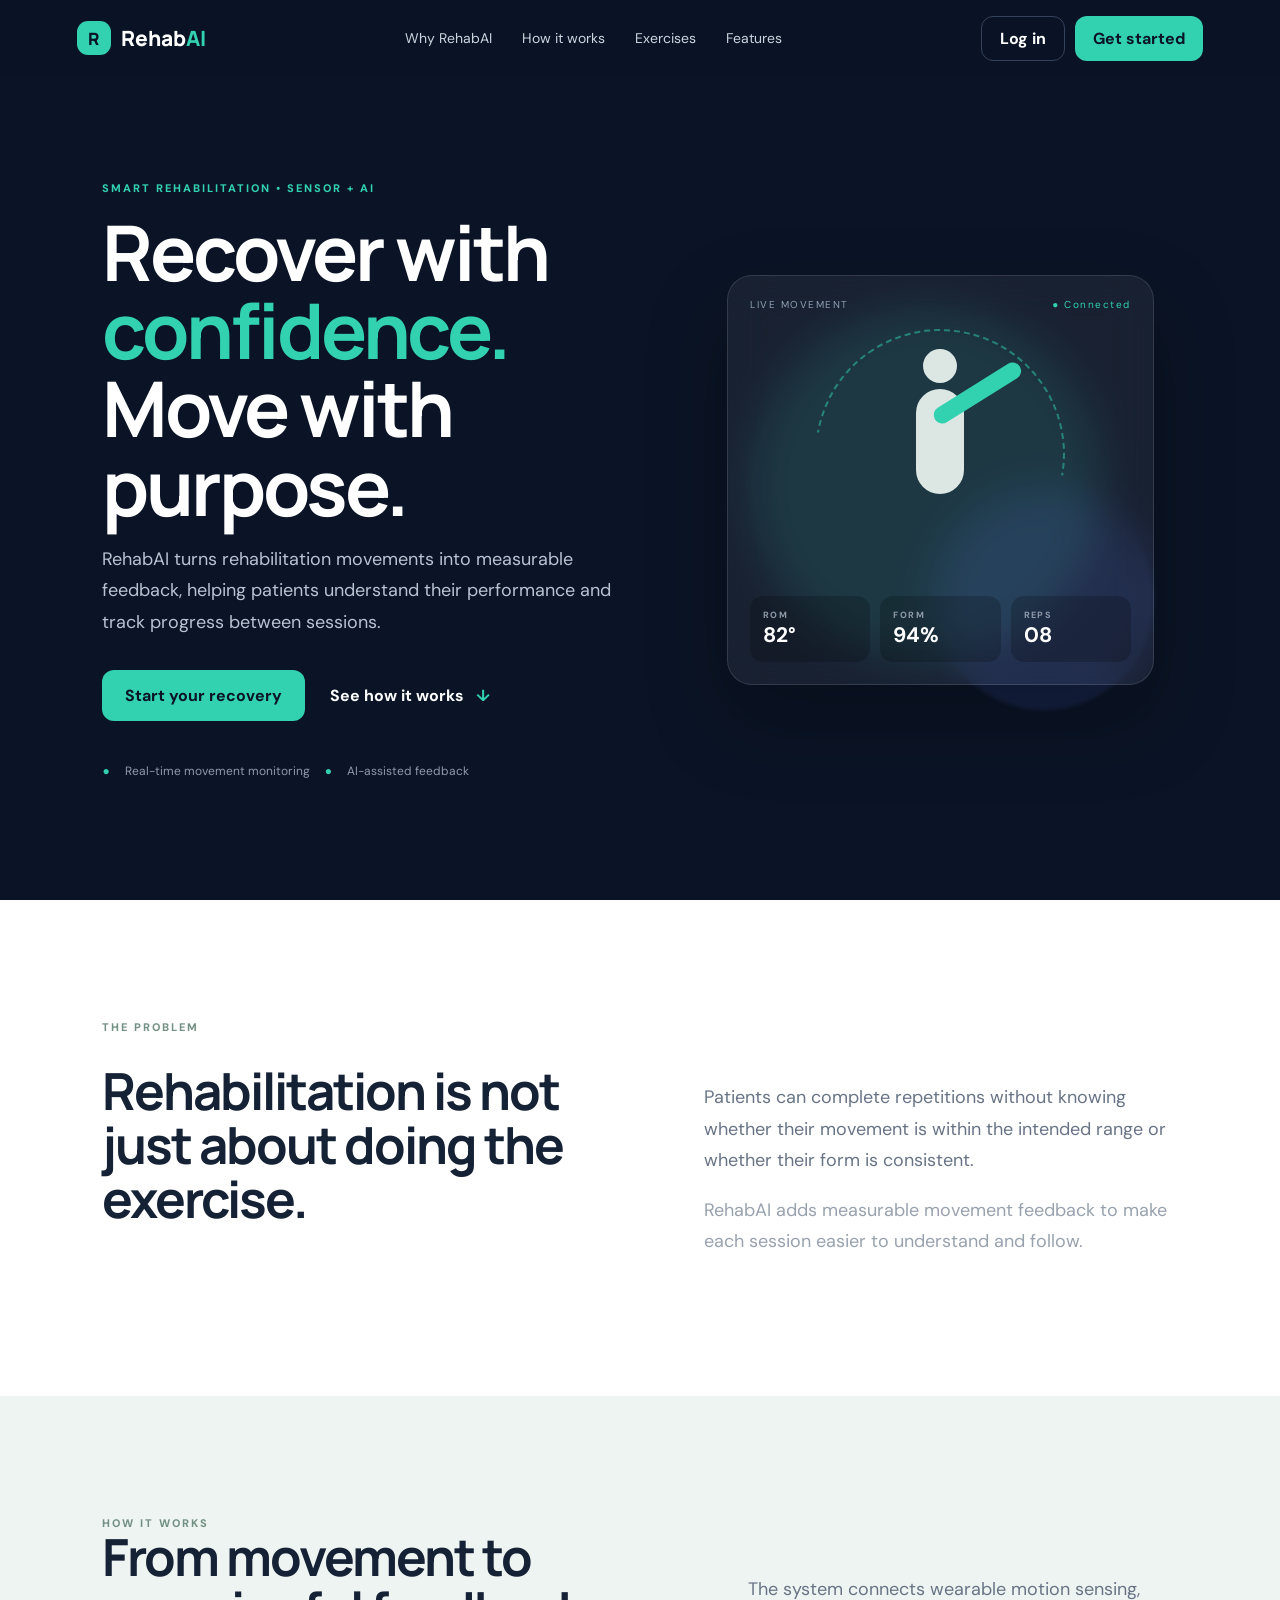
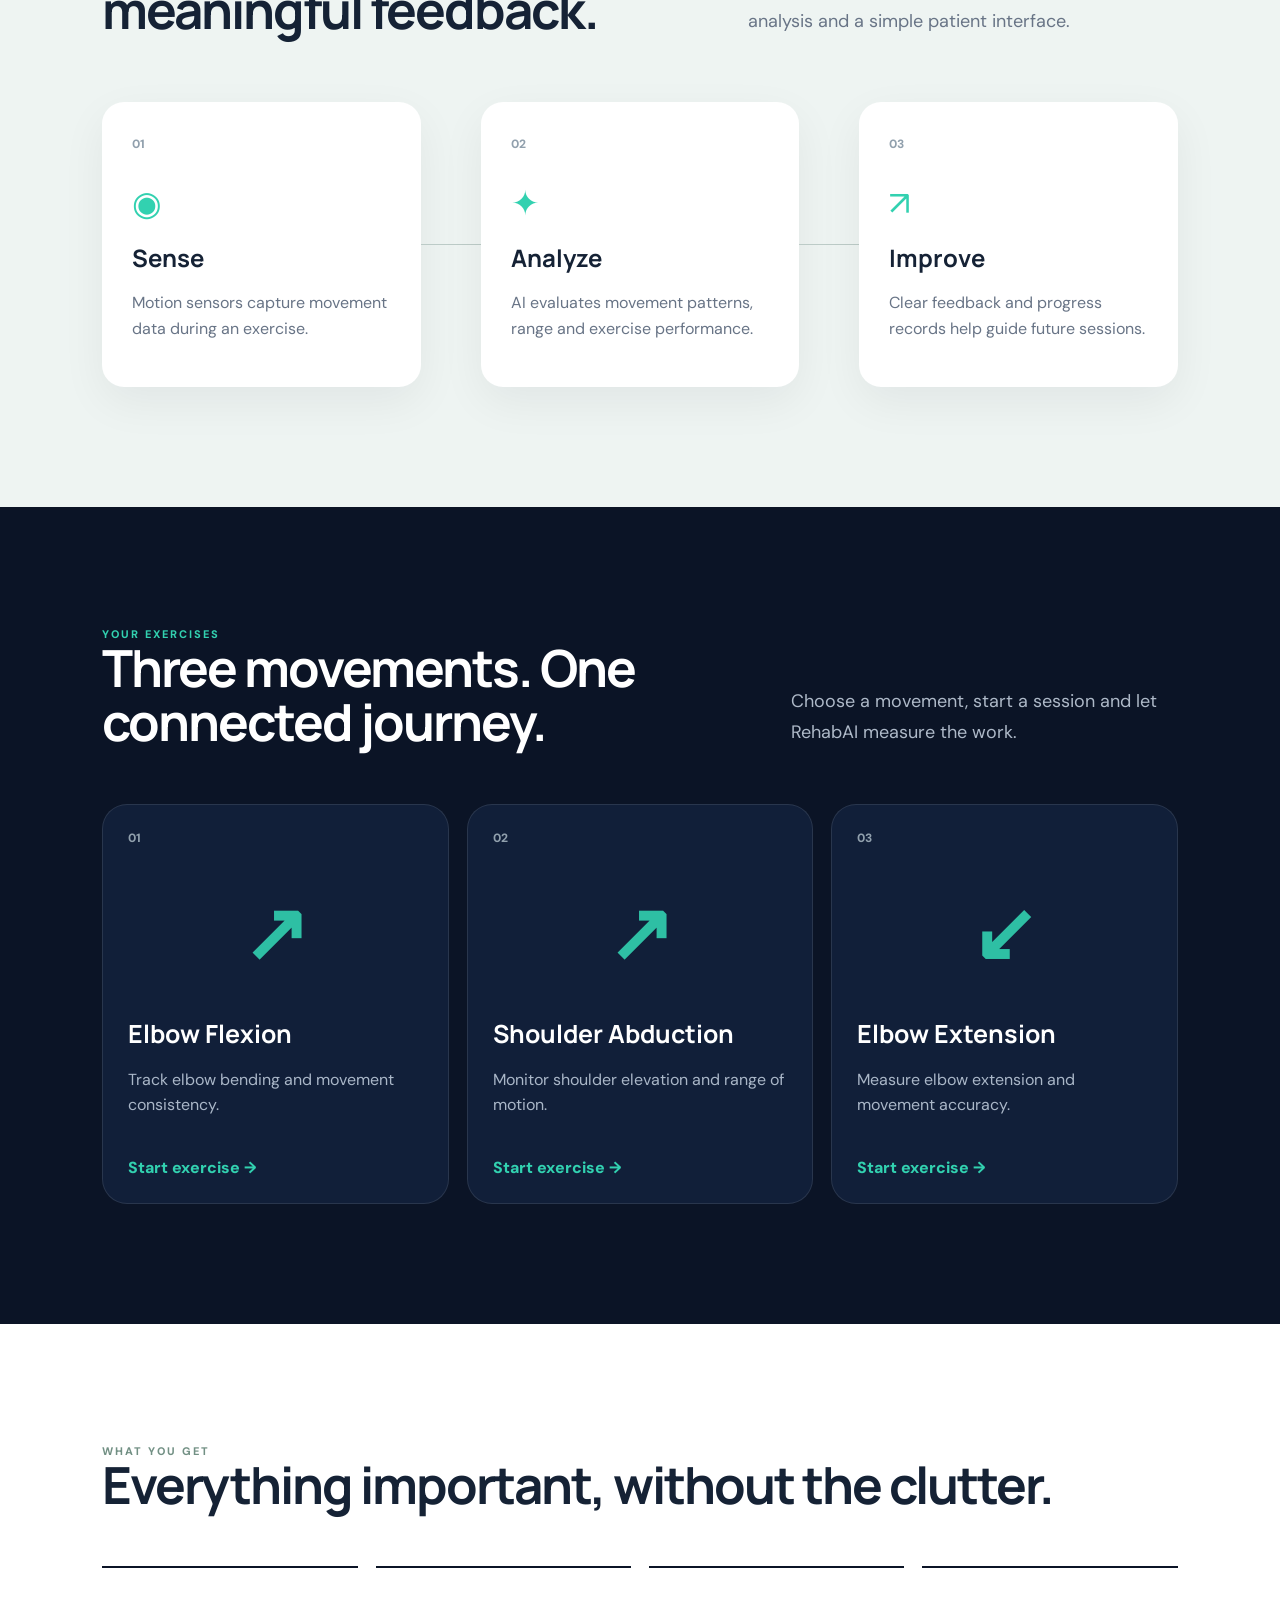
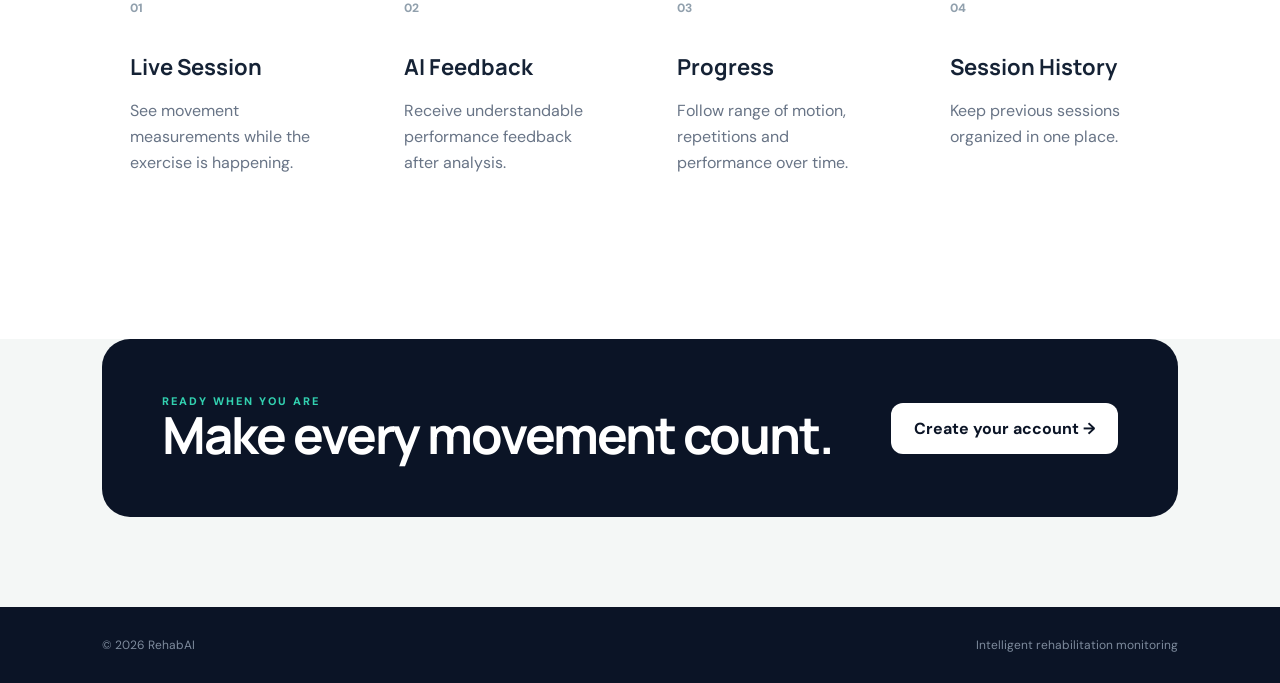
<file: index.html>
<!DOCTYPE html>
<html lang="en">
<head>
<meta charset="UTF-8">
<meta name="viewport" content="width=device-width, initial-scale=1.0">
<title>RehabAI | Intelligent Rehabilitation</title>

<link rel="stylesheet" href="styles.css">
<link rel="stylesheet" href="scroll-reveal.css">
</head>

<body>

<header class="site-nav">
  <a class="brand" href="index.html">
    <span class="brand-mark">R</span>
    <span>Rehab<span>AI</span></span>
  </a>

  <nav>
    <a href="#problem">Why RehabAI</a>
    <a href="#how">How it works</a>
    <a href="#exercises">Exercises</a>
    <a href="#features">Features</a>
  </nav>

  <div class="nav-actions">
    <a class="btn btn-ghost" href="login.html">Log in</a>
    <a class="btn btn-primary" href="signup.html">Get started</a>
  </div>
</header>

<main>

<section class="hero reveal">
  <div class="hero-copy">
    <div class="eyebrow">SMART REHABILITATION • SENSOR + AI</div>

    <h1>Recover with <span>confidence.</span><br>Move with purpose.</h1>

    <p class="hero-text">
      RehabAI turns rehabilitation movements into measurable feedback,
      helping patients understand their performance and track progress
      between sessions.
    </p>

    <div class="hero-actions">
      <a class="btn btn-primary btn-lg" href="signup.html">Start your recovery</a>
      <a class="text-link" href="#how">See how it works <span>↓</span></a>
    </div>

    <div class="hero-trust">
      <span>●</span> Real-time movement monitoring
      <span>●</span> AI-assisted feedback
    </div>
  </div>

  <div class="hero-visual">
    <div class="orb orb-a"></div>
    <div class="orb orb-b"></div>

    <div class="device-card">
      <div class="device-top">
        <span>LIVE MOVEMENT</span>
        <span class="status-dot">● Connected</span>
      </div>

      <div class="motion-visual">
        <div class="person">
          <div class="head"></div>
          <div class="body"></div>
          <div class="arm"></div>
        </div>
        <div class="arc"></div>
      </div>

      <div class="device-metrics">
        <div><small>ROM</small><strong>82°</strong></div>
        <div><small>FORM</small><strong>94%</strong></div>
        <div><small>REPS</small><strong>08</strong></div>
      </div>
    </div>
  </div>
</section>

<section id="problem" class="story-section reveal-left">
  <div class="section-kicker">THE PROBLEM</div>

  <div class="split">
    <h2>Rehabilitation is not just about doing the exercise.</h2>

    <div>
      <p>
        Patients can complete repetitions without knowing whether their
        movement is within the intended range or whether their form is consistent.
      </p>

      <p class="muted">
        RehabAI adds measurable movement feedback to make each session
        easier to understand and follow.
      </p>
    </div>
  </div>
</section>

<section id="how" class="how-section reveal-right">
  <div class="section-heading">
    <div>
      <div class="section-kicker">HOW IT WORKS</div>
      <h2>From movement to meaningful feedback.</h2>
    </div>

    <p>
      The system connects wearable motion sensing, analysis
      and a simple patient interface.
    </p>
  </div>

  <div class="flow">
    <div class="flow-card">
      <span>01</span>
      <div class="icon">◉</div>
      <h3>Sense</h3>
      <p>Motion sensors capture movement data during an exercise.</p>
    </div>

    <div class="flow-line"></div>

    <div class="flow-card">
      <span>02</span>
      <div class="icon">✦</div>
      <h3>Analyze</h3>
      <p>AI evaluates movement patterns, range and exercise performance.</p>
    </div>

    <div class="flow-line"></div>

    <div class="flow-card">
      <span>03</span>
      <div class="icon">↗</div>
      <h3>Improve</h3>
      <p>Clear feedback and progress records help guide future sessions.</p>
    </div>
  </div>
</section>

<section id="exercises" class="exercise-section reveal">
  <div class="section-heading">
    <div>
      <div class="section-kicker">YOUR EXERCISES</div>
      <h2>Three movements. One connected journey.</h2>
    </div>

    <p>
      Choose a movement, start a session and let RehabAI measure the work.
    </p>
  </div>

  <div class="exercise-grid reveal-card-group">

    <article class="exercise-card">
      <div class="exercise-num">01</div>
      <div class="exercise-illustration elbow">↗</div>
      <div>
        <h3>Elbow Flexion</h3>
        <p>Track elbow bending and movement consistency.</p>
      </div>
      <a href="login.html">Start exercise →</a>
    </article>

    <article class="exercise-card featured">
      <div class="exercise-num">02</div>
      <div class="exercise-illustration shoulder">↗</div>
      <div>
        <h3>Shoulder Abduction</h3>
        <p>Monitor shoulder elevation and range of motion.</p>
      </div>
      <a href="login.html">Start exercise →</a>
    </article>

    <article class="exercise-card">
      <div class="exercise-num">03</div>
      <div class="exercise-illustration elbow2">↙</div>
      <div>
        <h3>Elbow Extension</h3>
        <p>Measure elbow extension and movement accuracy.</p>
      </div>
      <a href="login.html">Start exercise →</a>
    </article>

  </div>
</section>

<section id="features" class="feature-section reveal-scale">
  <div class="section-kicker">WHAT YOU GET</div>

  <h2>Everything important, without the clutter.</h2>

  <div class="feature-grid reveal-card-group">

    <div class="feature">
      <span>01</span>
      <h3>Live Session</h3>
      <p>See movement measurements while the exercise is happening.</p>
    </div>

    <div class="feature">
      <span>02</span>
      <h3>AI Feedback</h3>
      <p>Receive understandable performance feedback after analysis.</p>
    </div>

    <div class="feature">
      <span>03</span>
      <h3>Progress</h3>
      <p>Follow range of motion, repetitions and performance over time.</p>
    </div>

    <div class="feature">
      <span>04</span>
      <h3>Session History</h3>
      <p>Keep previous sessions organized in one place.</p>
    </div>

  </div>
</section>

<section class="cta reveal-up">
  <div>
    <div class="section-kicker">READY WHEN YOU ARE</div>
    <h2>Make every movement count.</h2>
  </div>

  <a class="btn btn-light btn-lg" href="signup.html">
    Create your account →
  </a>
</section>

</main>

<footer>
  <span>© 2026 RehabAI</span>
  <span>Intelligent rehabilitation monitoring</span>
</footer>

<script src="scroll-reveal.js"></script>
<script src="app.js"></script>

</body>
</html>
</file>
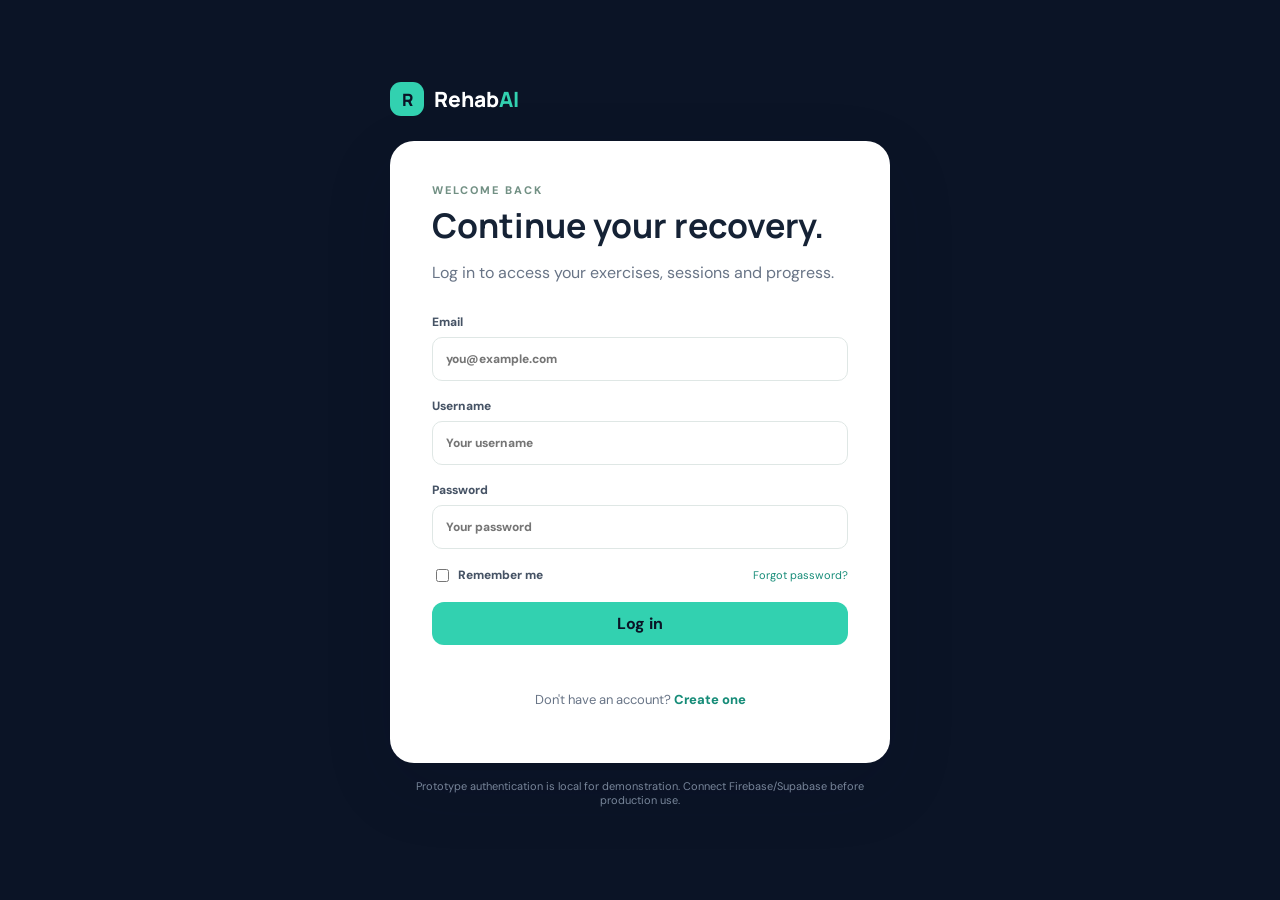
<file: dashboard.html>
<!DOCTYPE html>
<html lang="en"><head><meta charset="UTF-8"><meta name="viewport" content="width=device-width, initial-scale=1.0"><title>Dashboard | RehabAI</title><link rel="stylesheet" href="styles.css"><link rel="stylesheet" href="scroll-reveal.css"></head>
<body class="app-page">
<header class="app-nav"><a class="brand" href="dashboard.html"><span class="brand-mark">R</span><span>Rehab<span>AI</span></span></a><nav><a class="active" href="dashboard.html">Overview</a><a href="exercises.html">Exercises</a><a href="progress.html">Progress</a><a href="profile.html">Profile</a></nav><div class="user-chip" id="userChip"></div><button class="logout" id="logout">Log out</button></header>
<main class="app-main">
<div class="welcome"><div><div class="section-kicker">YOUR REHABILITATION</div><h1>Good to see you, <span id="firstName">there</span>.</h1><p>Keep your next movement focused and consistent.</p></div><a class="btn btn-primary" href="exercises.html">Start a session →</a></div>
<div class="stats"><div><small>SESSIONS</small><strong>12</strong><span>+3 this month</span></div><div><small>AVG. FORM</small><strong>91%</strong><span>Consistent</span></div><div><small>BEST ROM</small><strong>86°</strong><span>+8° this month</span></div><div><small>LAST SESSION</small><strong>Yesterday</strong><span>Shoulder Abduction</span></div></div>
<section class="dashboard-grid"><div class="panel"><div class="panel-head"><div><div class="section-kicker">NEXT SESSION</div><h2>Shoulder Abduction</h2></div><span class="pill">Ready</span></div><p>Focus on controlled elevation and staying within your target range.</p><a class="btn btn-dark" href="exercises.html">Open exercise</a></div><div class="panel progress-panel"><div class="panel-head"><div><div class="section-kicker">RECOVERY SNAPSHOT</div><h2>Movement trend</h2></div><a href="progress.html">View all</a></div><div class="mini-chart"><i style="height:35%"></i><i style="height:48%"></i><i style="height:44%"></i><i style="height:60%"></i><i style="height:66%"></i><i style="height:74%"></i><i style="height:82%"></i></div><div class="chart-labels"><span>W1</span><span>W2</span><span>W3</span><span>W4</span><span>W5</span><span>W6</span><span>Now</span></div></div></section>
</main><script src="auth.js"></script></body></html>
</file>
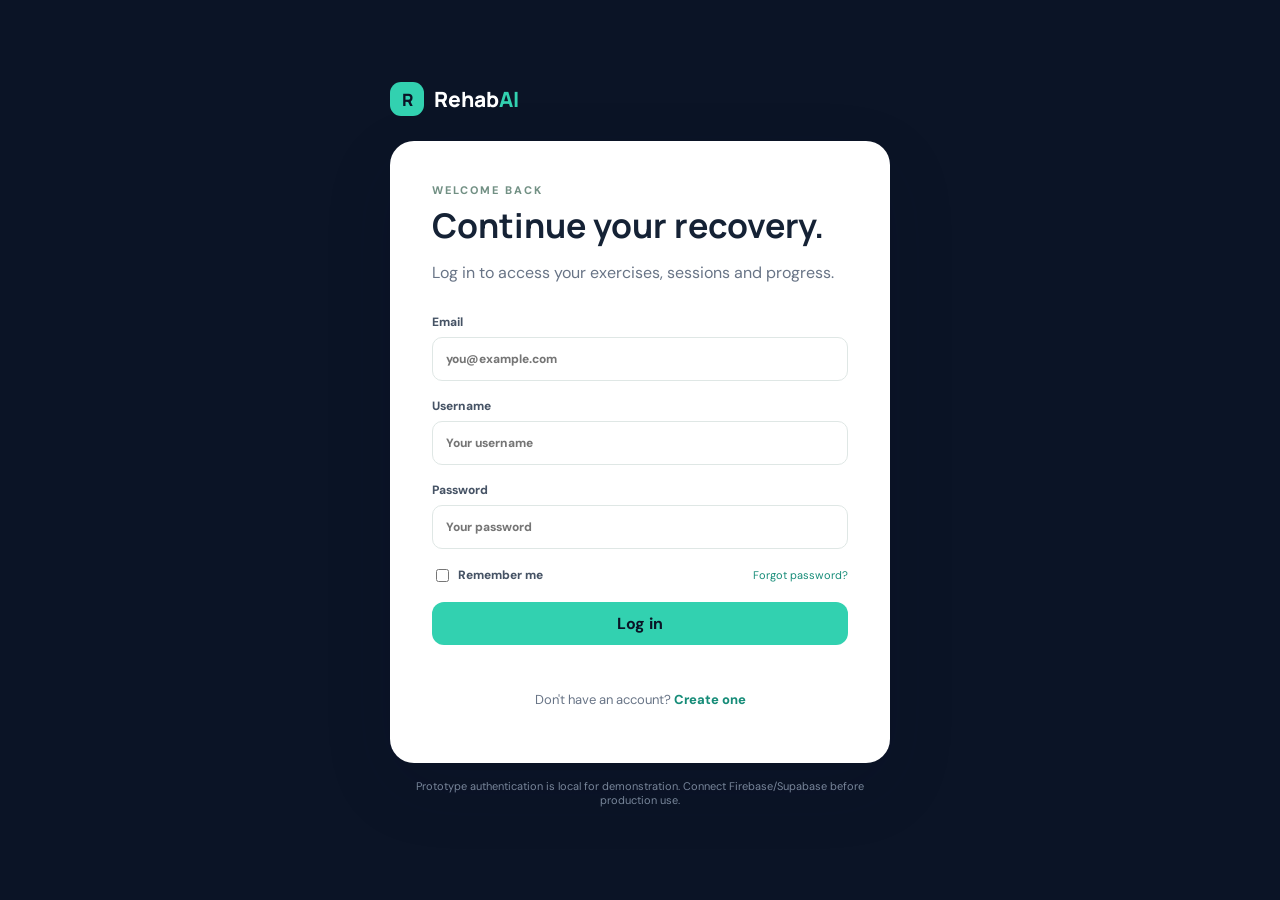
<file: exercises.html>
<!DOCTYPE html>
<html lang="en"><head><meta charset="UTF-8"><meta name="viewport" content="width=device-width, initial-scale=1.0"><title>Exercises | RehabAI</title><link rel="stylesheet" href="styles.css"><link rel="stylesheet" href="scroll-reveal.css"></head>
<body class="app-page">
<header class="app-nav"><a class="brand" href="dashboard.html"><span class="brand-mark">R</span><span>Rehab<span>AI</span></span></a><nav><a href="dashboard.html">Overview</a><a class="active" href="exercises.html">Exercises</a><a href="progress.html">Progress</a><a href="profile.html">Profile</a></nav><div class="user-chip" id="userChip"></div><button class="logout" id="logout">Log out</button></header>
<main class="app-main"><div class="page-title"><div><div class="section-kicker">EXERCISE LIBRARY</div><h1>Your rehabilitation movements.</h1><p>Choose an exercise to review it or start a monitored session.</p></div></div>
<div class="exercise-list">
<article class="exercise-row"><div class="exercise-big">01</div><div class="exercise-copy"><span class="tag">ELBOW</span><h2>Elbow Flexion</h2><p>Measure controlled elbow bending, repetitions and range of motion.</p><div class="chips"><span>ROM</span><span>Repetitions</span><span>Form</span></div></div><a class="btn btn-primary" href="session.html?exercise=Elbow%20Flexion">Start session →</a></article>
<article class="exercise-row"><div class="exercise-big">02</div><div class="exercise-copy"><span class="tag">SHOULDER</span><h2>Shoulder Abduction</h2><p>Track shoulder elevation and evaluate movement consistency.</p><div class="chips"><span>ROM</span><span>Repetitions</span><span>Form</span></div></div><a class="btn btn-primary" href="session.html?exercise=Shoulder%20Abduction">Start session →</a></article>
<article class="exercise-row"><div class="exercise-big">03</div><div class="exercise-copy"><span class="tag">ELBOW</span><h2>Elbow Extension</h2><p>Monitor elbow extension and movement accuracy throughout the session.</p><div class="chips"><span>ROM</span><span>Repetitions</span><span>Form</span></div></div><a class="btn btn-primary" href="session.html?exercise=Elbow%20Extension">Start session →</a></article>
</div></main><script src="auth.js"></script></body></html>
</file>
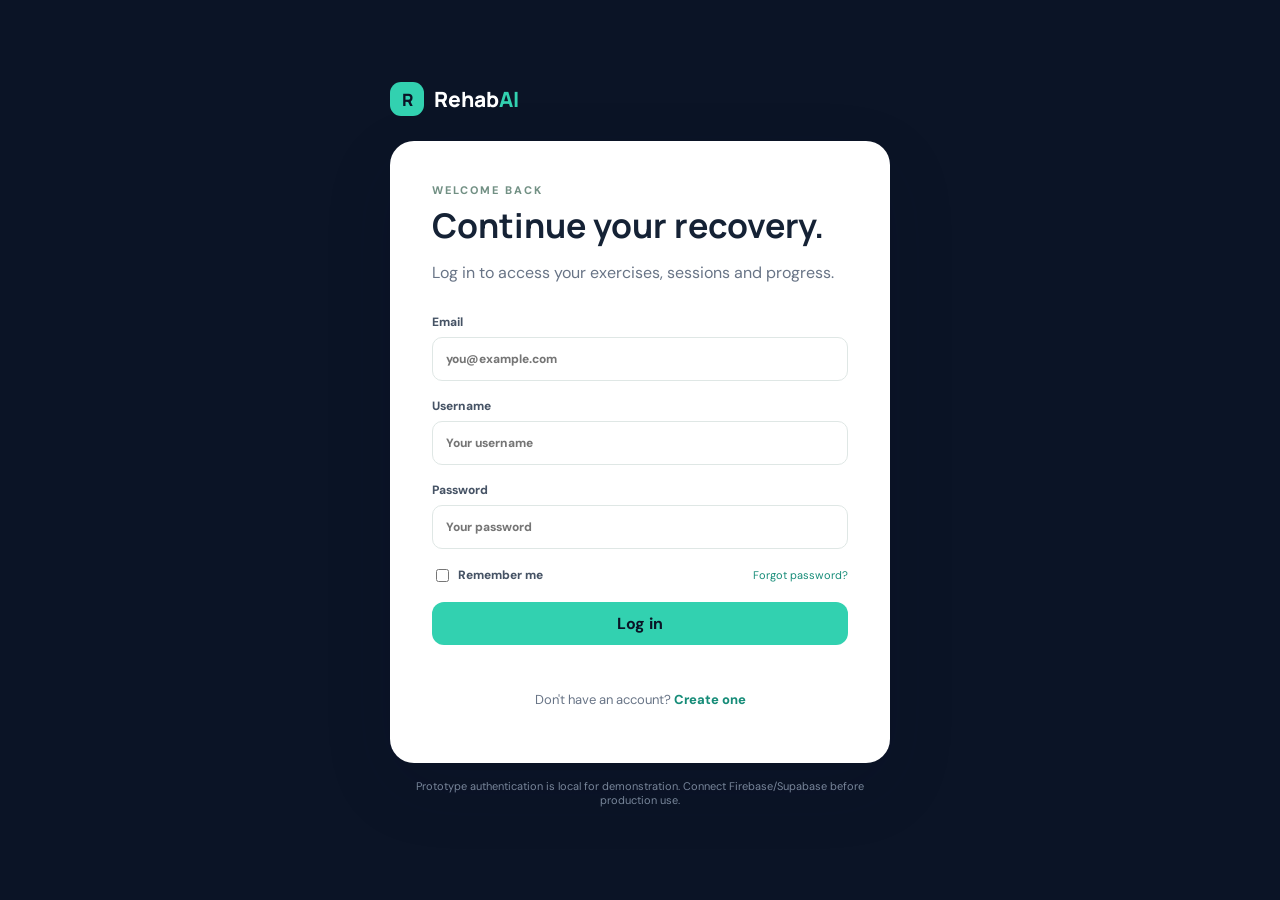
<file: login.html>
<!DOCTYPE html>
<html lang="en"><head><meta charset="UTF-8"><meta name="viewport" content="width=device-width, initial-scale=1.0"><title>Log in | RehabAI</title><link rel="stylesheet" href="styles.css"><link rel="stylesheet" href="scroll-reveal.css"></head>
<body class="auth-page">
<div class="auth-wrap">
  <a class="brand auth-brand" href="index.html"><span class="brand-mark">R</span><span>Rehab<span>AI</span></span></a>
  <div class="auth-card">
    <div class="auth-intro"><div class="section-kicker">WELCOME BACK</div><h1>Continue your recovery.</h1><p>Log in to access your exercises, sessions and progress.</p></div>
    <form id="loginForm">
      <label>Email<input id="loginEmail" type="email" required placeholder="you@example.com"></label>
      <label>Username<input id="loginUsername" type="text" required placeholder="Your username"></label>
      <label>Password<input id="loginPassword" type="password" required placeholder="Your password"></label>
      <div class="form-row"><label class="check"><input type="checkbox"> Remember me</label><a href="#" id="forgotLink">Forgot password?</a></div>
      <button class="btn btn-primary full" type="submit">Log in</button>
      <div id="loginMsg" class="form-message"></div>
    </form>
    <p class="switch">Don't have an account? <a href="signup.html">Create one</a></p>
  </div>
  <p class="auth-note">Prototype authentication is local for demonstration. Connect Firebase/Supabase before production use.</p>
</div>
<script src="auth.js"></script></body></html>
</file>
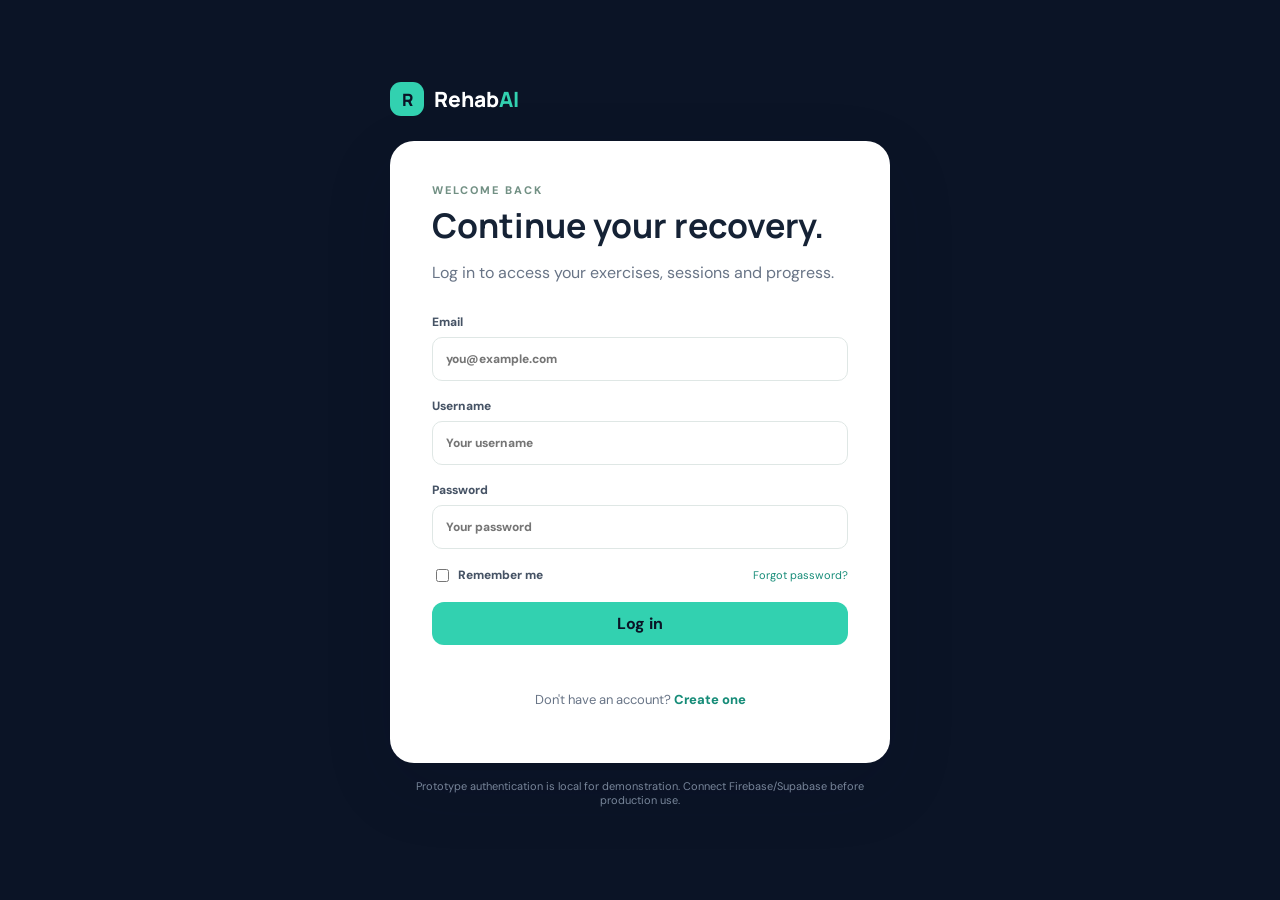
<file: profile.html>
<!DOCTYPE html>
<html lang="en"><head><meta charset="UTF-8"><meta name="viewport" content="width=device-width, initial-scale=1.0"><title>Profile | RehabAI</title><link rel="stylesheet" href="styles.css"><link rel="stylesheet" href="scroll-reveal.css"></head>
<body class="app-page"><header class="app-nav"><a class="brand" href="dashboard.html"><span class="brand-mark">R</span><span>Rehab<span>AI</span></span></a><nav><a href="dashboard.html">Overview</a><a href="exercises.html">Exercises</a><a href="progress.html">Progress</a><a class="active" href="profile.html">Profile</a></nav><div class="user-chip" id="userChip"></div><button class="logout" id="logout">Log out</button></header>
<main class="app-main"><div class="page-title"><div><div class="section-kicker">PROFILE</div><h1>Your account.</h1><p>Manage the information connected to your rehabilitation profile.</p></div></div>
<section class="panel profile-panel"><div class="avatar" id="avatar">R</div><div><h2 id="profileName">User</h2><p id="profileEmail">email@example.com</p><span class="pill">Active account</span></div></section>
<section class="panel"><div class="section-kicker">ACCOUNT</div><div class="profile-fields"><div><small>USERNAME</small><strong id="profileUsername">—</strong></div><div><small>EMAIL</small><strong id="profileEmail2">—</strong></div></div></section></main><script src="auth.js"></script></body></html>
</file>
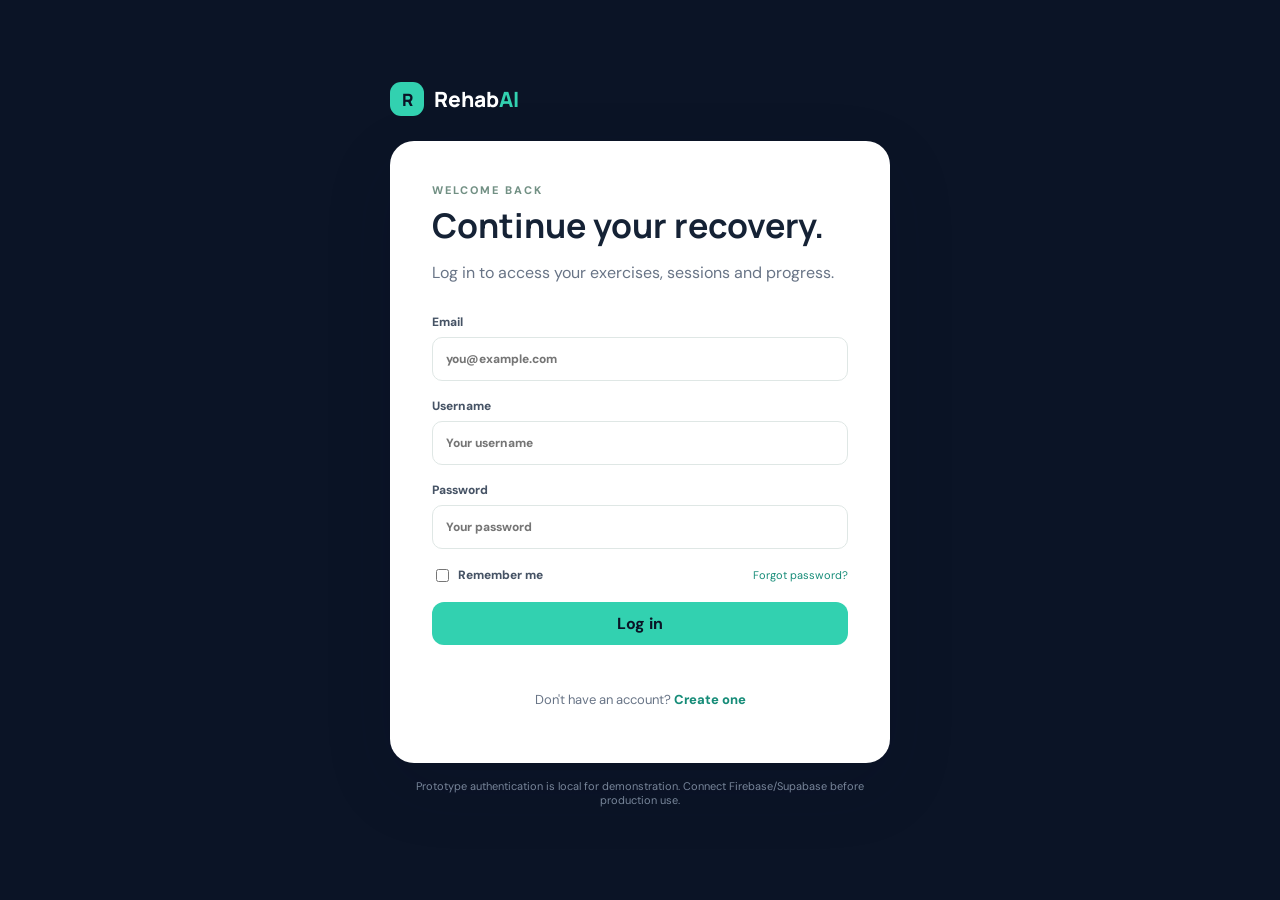
<file: progress.html>
<!DOCTYPE html>
<html lang="en"><head><meta charset="UTF-8"><meta name="viewport" content="width=device-width, initial-scale=1.0"><title>Progress | RehabAI</title><link rel="stylesheet" href="styles.css"><link rel="stylesheet" href="scroll-reveal.css"></head>
<body class="app-page"><header class="app-nav"><a class="brand" href="dashboard.html"><span class="brand-mark">R</span><span>Rehab<span>AI</span></span></a><nav><a href="dashboard.html">Overview</a><a href="exercises.html">Exercises</a><a class="active" href="progress.html">Progress</a><a href="profile.html">Profile</a></nav><div class="user-chip" id="userChip"></div><button class="logout" id="logout">Log out</button></header>
<main class="app-main"><div class="page-title"><div><div class="section-kicker">PROGRESS</div><h1>See your movement improve.</h1><p>Your measurements are organized by session so trends are easier to understand.</p></div></div>
<div class="stats"><div><small>AVG. ROM</small><strong>78°</strong><span>+12% vs. start</span></div><div><small>AVG. FORM</small><strong>91%</strong><span>+7% vs. start</span></div><div><small>COMPLETED</small><strong>12</strong><span>Sessions</span></div></div>
<section class="panel large-chart"><div class="panel-head"><div><div class="section-kicker">RANGE OF MOTION</div><h2>Six-week trend</h2></div><span class="pill">Improving</span></div><div class="bars"><i style="height:38%"></i><i style="height:46%"></i><i style="height:51%"></i><i style="height:62%"></i><i style="height:70%"></i><i style="height:79%"></i></div><div class="chart-labels"><span>Week 1</span><span>Week 2</span><span>Week 3</span><span>Week 4</span><span>Week 5</span><span>Week 6</span></div></section></main><script src="auth.js"></script></body></html>
</file>
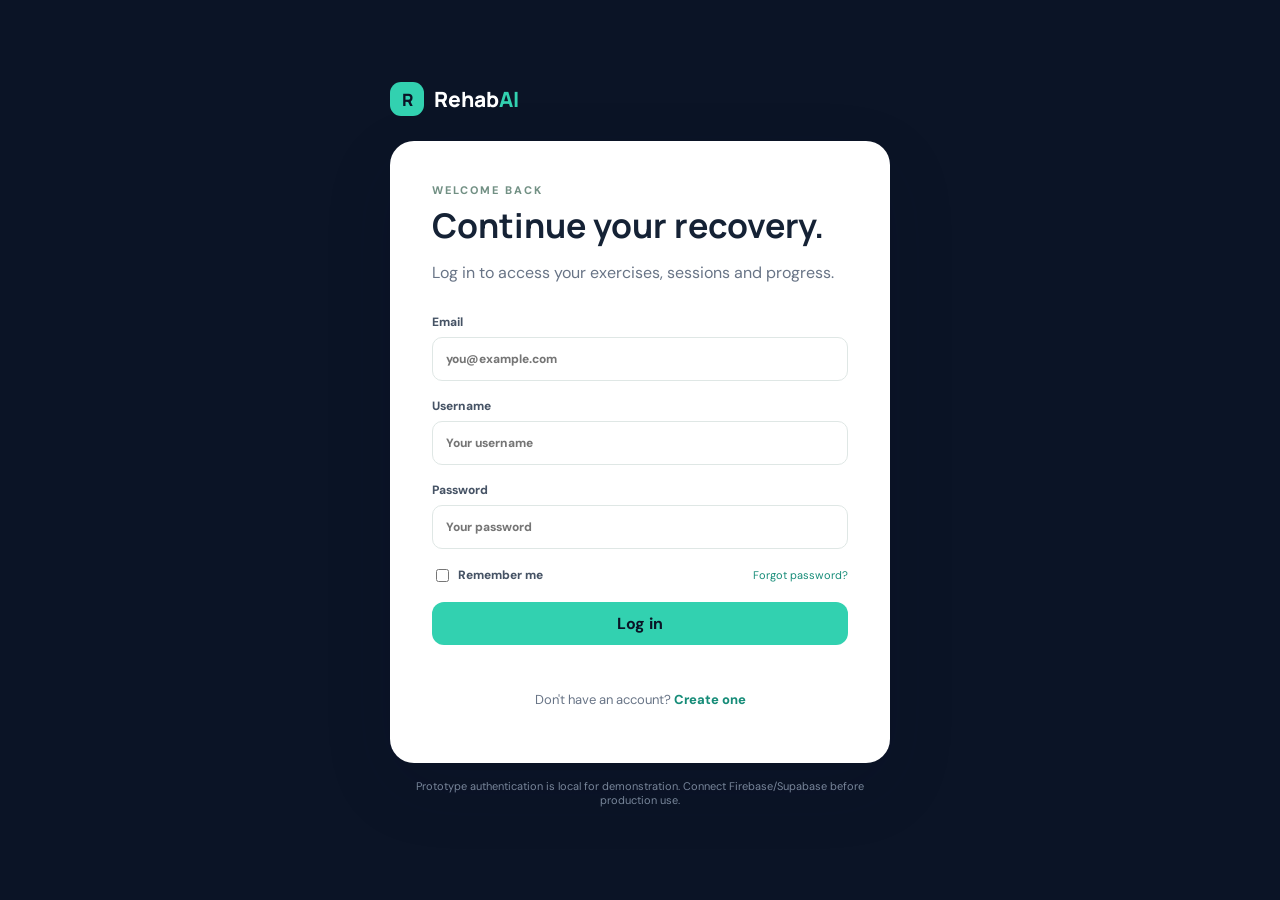
<file: session.html>
<!DOCTYPE html>
<html lang="en"><head><meta charset="UTF-8"><meta name="viewport" content="width=device-width, initial-scale=1.0"><title>Live Session | RehabAI</title><link rel="stylesheet" href="styles.css"><link rel="stylesheet" href="scroll-reveal.css"></head>
<body class="app-page">
<header class="app-nav"><a class="brand" href="dashboard.html"><span class="brand-mark">R</span><span>Rehab<span>AI</span></span></a><nav><a href="dashboard.html">Overview</a><a class="active" href="exercises.html">Exercises</a><a href="progress.html">Progress</a><a href="profile.html">Profile</a></nav><div class="user-chip" id="userChip"></div><button class="logout" id="logout">Log out</button></header>
<main class="app-main session-main"><div class="session-head"><div><div class="section-kicker">LIVE SESSION</div><h1 id="exerciseName">Exercise</h1><p>Sensor connection and AI analysis will appear here when the hardware is connected.</p></div><span class="connection"><i></i> Demo mode</span></div>
<div class="live-grid"><section class="motion-card"><div class="motion-top"><span>Movement monitor</span><span id="timer">00:00</span></div><div class="body-placeholder"><div class="joint"></div><div class="line arm-line"></div><div class="angle">82°</div></div><button class="btn btn-primary btn-lg" id="startBtn">Start monitored session</button></section>
<aside class="metrics"><div><small>RANGE OF MOTION</small><strong>82°</strong><span>Target: 75–90°</span></div><div><small>FORM SCORE</small><strong>94%</strong><span>Good consistency</span></div><div><small>REPETITIONS</small><strong id="reps">0</strong><span>Target: 10</span></div><div class="feedback"><small>AI FEEDBACK</small><p id="feedback">Start the session to receive movement feedback.</p></div></aside></div></main><script src="auth.js"></script><script>
const params=new URLSearchParams(location.search); document.getElementById('exerciseName').textContent=params.get('exercise')||'Exercise';
let running=false, seconds=0, interval;
document.getElementById('startBtn').onclick=()=>{if(running)return; running=true; document.getElementById('startBtn').textContent='Session in progress'; interval=setInterval(()=>{seconds++;document.getElementById('timer').textContent=String(Math.floor(seconds/60)).padStart(2,'0')+':'+String(seconds%60).padStart(2,'0'); if(seconds%6===0)document.getElementById('reps').textContent=Math.min(10,Number(document.getElementById('reps').textContent)+1); if(seconds>8)document.getElementById('feedback').textContent='Movement is generally consistent. Keep the pace controlled.'},1000)};
</script></body></html>
</file>
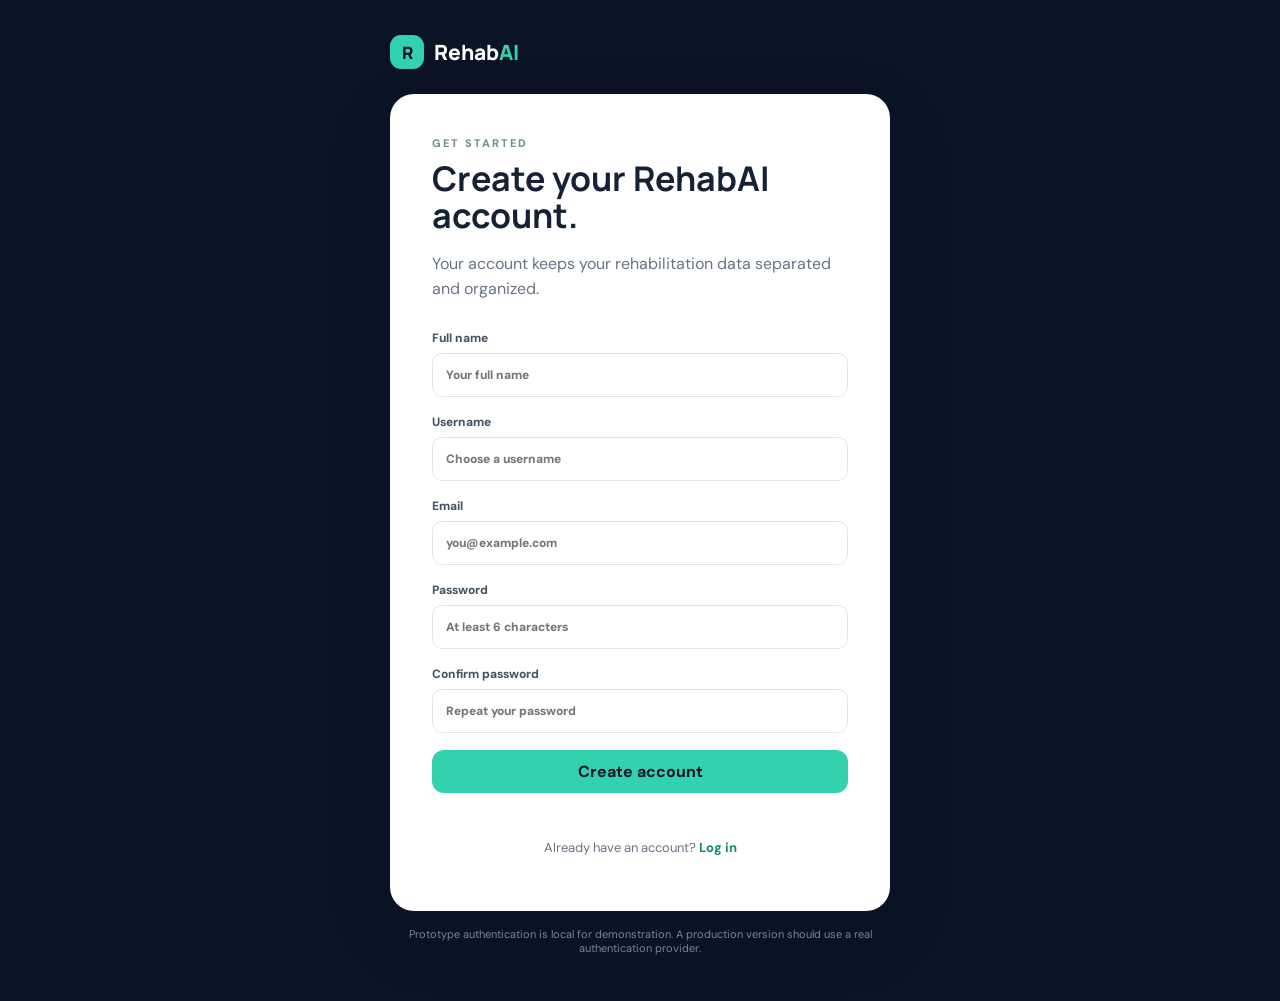
<file: signup.html>
<!DOCTYPE html>
<html lang="en"><head><meta charset="UTF-8"><meta name="viewport" content="width=device-width, initial-scale=1.0"><title>Create account | RehabAI</title><link rel="stylesheet" href="styles.css"><link rel="stylesheet" href="scroll-reveal.css"></head>
<body class="auth-page">
<div class="auth-wrap">
  <a class="brand auth-brand" href="index.html"><span class="brand-mark">R</span><span>Rehab<span>AI</span></span></a>
  <div class="auth-card">
    <div class="auth-intro"><div class="section-kicker">GET STARTED</div><h1>Create your RehabAI account.</h1><p>Your account keeps your rehabilitation data separated and organized.</p></div>
    <form id="signupForm">
      <label>Full name<input id="fullName" type="text" required placeholder="Your full name"></label>
      <label>Username<input id="username" type="text" required minlength="3" placeholder="Choose a username"></label>
      <label>Email<input id="email" type="email" required placeholder="you@example.com"></label>
      <label>Password<input id="password" type="password" required minlength="6" placeholder="At least 6 characters"></label>
      <label>Confirm password<input id="confirmPassword" type="password" required placeholder="Repeat your password"></label>
      <button class="btn btn-primary full" type="submit">Create account</button>
      <div id="signupMsg" class="form-message"></div>
    </form>
    <p class="switch">Already have an account? <a href="login.html">Log in</a></p>
  </div>
  <p class="auth-note">Prototype authentication is local for demonstration. A production version should use a real authentication provider.</p>
</div>
<script src="auth.js"></script></body></html>
</file>
<file: styles.css>
@import url('https://fonts.googleapis.com/css2?family=DM+Sans:wght@400;500;600;700&family=Manrope:wght@500;600;700;800&display=swap');
:root{--navy:#0b1426;--navy2:#111f39;--teal:#32d1b0;--teal2:#9cf4e4;--cream:#f4f7f6;--white:#fff;--text:#152235;--muted:#687486;--line:#dfe7e5;--shadow:0 24px 70px rgba(11,20,38,.12)}
*{box-sizing:border-box}html{scroll-behavior:smooth}body{margin:0;font-family:'DM Sans',sans-serif;color:var(--text);background:var(--cream)}a{text-decoration:none;color:inherit}button,input{font:inherit}.brand{display:flex;align-items:center;gap:10px;font:800 21px Manrope;color:var(--white)}.brand span span{color:var(--teal)}.brand-mark{width:34px;height:34px;border-radius:11px;display:grid;place-items:center;background:var(--teal);color:var(--navy);font:800 17px Manrope}
.site-nav{position:fixed;top:0;left:0;right:0;z-index:20;height:76px;display:flex;align-items:center;justify-content:space-between;padding:0 6vw;background:rgba(11,20,38,.92);backdrop-filter:blur(16px)}.site-nav nav{display:flex;gap:30px;color:#cbd4df;font-size:14px}.site-nav nav a:hover{color:var(--white)}.nav-actions{display:flex;gap:10px}.btn{display:inline-flex;align-items:center;justify-content:center;border:0;border-radius:12px;padding:11px 18px;font-weight:700;cursor:pointer}.btn-primary{background:var(--teal);color:var(--navy)}.btn-primary:hover{transform:translateY(-2px);box-shadow:0 10px 25px rgba(50,209,176,.22)}.btn-ghost{border:1px solid #34435b;color:white}.btn-dark{background:var(--navy);color:white}.btn-light{background:white;color:var(--navy)}.btn-lg{padding:15px 23px}.full{width:100%}
.hero{min-height:100vh;padding:150px 8vw 90px;background:var(--navy);color:white;display:grid;grid-template-columns:1.05fr .95fr;align-items:center;gap:6vw;overflow:hidden}.eyebrow,.section-kicker{font-size:11px;letter-spacing:2px;font-weight:800;color:#729084}.hero .eyebrow{color:var(--teal)}h1,h2,h3{font-family:Manrope;margin:0}.hero h1{font-size:clamp(44px,6vw,82px);line-height:1.02;letter-spacing:-3px;margin:18px 0}.hero h1 span{color:var(--teal)}.hero-text{font-size:18px;line-height:1.75;color:#b8c3d2;max-width:640px}.hero-actions{display:flex;align-items:center;gap:25px;margin-top:32px}.text-link{color:white;font-weight:700}.text-link span{color:var(--teal);margin-left:8px}.hero-trust{margin-top:42px;font-size:12px;color:#8e9aac;display:flex;gap:15px;align-items:center}.hero-trust span{color:var(--teal)}.hero-visual{position:relative;min-height:500px;display:grid;place-items:center}.orb{position:absolute;border-radius:50%;filter:blur(2px)}.orb-a{width:350px;height:350px;background:rgba(50,209,176,.13);top:80px;left:10%}.orb-b{width:220px;height:220px;background:rgba(93,127,255,.13);right:5%;bottom:20px}.device-card{width:min(430px,90%);padding:22px;border:1px solid rgba(255,255,255,.12);border-radius:25px;background:rgba(255,255,255,.06);backdrop-filter:blur(20px);box-shadow:0 35px 80px rgba(0,0,0,.28);position:relative}.device-top{display:flex;justify-content:space-between;color:#91a0b5;font-size:10px;letter-spacing:1.5px}.status-dot{color:var(--teal)}.motion-visual{height:285px;position:relative;display:grid;place-items:center}.person{position:relative;width:90px;height:210px}.head{width:34px;height:34px;border-radius:50%;background:#dce7e4;position:absolute;top:0;left:28px}.body{position:absolute;width:48px;height:105px;border-radius:25px;background:#dce7e4;top:40px;left:21px}.arm{position:absolute;width:100px;height:17px;border-radius:20px;background:var(--teal);top:62px;left:40px;transform:rotate(-32deg);transform-origin:left center}.arc{position:absolute;width:250px;height:250px;border:2px dashed rgba(50,209,176,.5);border-left-color:transparent;border-bottom-color:transparent;border-radius:50%;transform:rotate(-35deg)}.device-metrics{display:grid;grid-template-columns:repeat(3,1fr);gap:10px}.device-metrics div{background:rgba(0,0,0,.2);padding:13px;border-radius:13px}.device-metrics small,.stats small,.metrics small,.profile-fields small{display:block;color:#8d99a9;font-size:9px;letter-spacing:1.4px;font-weight:800}.device-metrics strong{font-size:21px}
.story-section,.how-section,.exercise-section,.feature-section{padding:120px 8vw}.story-section{background:white}.split{display:grid;grid-template-columns:1fr 1fr;gap:10vw;margin-top:30px}.split h2,.section-heading h2,.feature-section h2,.cta h2{font-size:clamp(34px,4vw,55px);line-height:1.05;letter-spacing:-2px}.split p,.section-heading>p{font-size:18px;line-height:1.75;color:var(--muted)}.muted{color:#98a2ae!important}.how-section{background:#eef4f2}.section-heading{display:flex;justify-content:space-between;gap:50px;align-items:end}.section-heading>p{max-width:430px;margin:0}.flow{display:grid;grid-template-columns:1fr 60px 1fr 60px 1fr;align-items:center;margin-top:65px}.flow-card{background:white;border-radius:22px;padding:30px;min-height:270px;box-shadow:0 15px 45px rgba(11,20,38,.06)}.flow-card>span,.exercise-num,.feature>span{color:#91a0ad;font-weight:800;font-size:12px}.flow-card .icon{font-size:34px;color:var(--teal);margin:28px 0 15px}.flow-card h3{font-size:24px}.flow-card p{color:var(--muted);line-height:1.6}.flow-line{height:1px;background:#bccbc7}.exercise-section{background:var(--navy);color:white}.exercise-section .section-kicker{color:var(--teal)}.exercise-section .section-heading>p{color:#aeb9c8}.exercise-grid{display:grid;grid-template-columns:repeat(3,1fr);gap:18px;margin-top:55px}.exercise-card{min-height:400px;border:1px solid rgba(255,255,255,.1);background:#111f39;border-radius:25px;padding:25px;display:flex;flex-direction:column}.exercise-card.featured{background:#16334a;border-color:rgba(50,209,176,.45);transform:translateY(-15px)}.exercise-illustration{height:170px;display:grid;place-items:center;font:800 80px Manrope;color:var(--teal);opacity:.9}.exercise-card h3{font-size:25px}.exercise-card p{color:#aab7c8;line-height:1.6}.exercise-card a{margin-top:auto;color:var(--teal);font-weight:800}.feature-section{background:white}.feature-grid{display:grid;grid-template-columns:repeat(4,1fr);gap:18px;margin-top:55px}.feature{padding:28px;border-top:2px solid var(--navy);min-height:190px}.feature h3{margin-top:35px;font-size:22px}.feature p{color:var(--muted);line-height:1.6}.cta{margin:0 8vw 90px;border-radius:28px;padding:55px 60px;background:var(--navy);color:white;display:flex;justify-content:space-between;align-items:center}.cta .section-kicker{color:var(--teal)}footer{background:var(--navy);color:#7e8b9d;padding:30px 8vw;display:flex;justify-content:space-between;font-size:12px}.reveal{opacity:0;transform:translateY(35px);transition:opacity .8s ease,transform .8s ease}.reveal.visible{opacity:1;transform:none}
.auth-page{min-height:100vh;background:var(--navy);display:grid;place-items:center;padding:35px}.auth-wrap{width:min(500px,100%)}.auth-brand{margin-bottom:25px}.auth-card{background:white;border-radius:24px;padding:42px;box-shadow:var(--shadow)}.auth-intro{margin-bottom:28px}.auth-intro h1{font-size:34px;line-height:1.1;margin:10px 0}.auth-intro p{color:var(--muted);line-height:1.6}.auth-card form{display:grid;gap:17px}.auth-card label{font-size:12px;font-weight:800;color:#465365;display:grid;gap:7px}.auth-card input{border:1px solid var(--line);border-radius:10px;padding:13px;outline:0}.auth-card input:focus{border-color:var(--teal)}.form-row{display:flex!important;justify-content:space-between;align-items:center;font-size:11px!important}.form-row a{color:#168c78}.check{display:flex!important;grid-template-columns:auto 1fr!important;align-items:center;gap:6px!important}.check input{width:auto}.switch{text-align:center;color:var(--muted);font-size:13px}.switch a{color:#168c78;font-weight:800}.auth-note{color:#78869a;font-size:11px;text-align:center;margin-top:16px}.form-message{font-size:12px;min-height:16px}.error{color:#b43f3f}.success{color:#18886f}
.app-page{background:#f3f6f5;min-height:100vh}.app-nav{height:72px;background:var(--navy);display:flex;align-items:center;padding:0 5vw;gap:40px}.app-nav nav{display:flex;gap:25px;color:#aeb9c8;font-size:13px}.app-nav nav a.active,.app-nav nav a:hover{color:white}.user-chip{margin-left:auto;color:#b9c6d5;font-size:12px}.logout{background:none;border:0;color:#9aa7b7;cursor:pointer}.app-main{padding:60px 7vw;max-width:1450px;margin:auto}.welcome,.page-title{display:flex;justify-content:space-between;align-items:end;gap:30px;margin-bottom:35px}.welcome h1,.page-title h1{font-size:43px;letter-spacing:-1.5px;margin:8px 0}.welcome p,.page-title p{color:var(--muted);margin:0}.stats{display:grid;grid-template-columns:repeat(4,1fr);gap:15px;margin-bottom:22px}.stats>div{background:white;border:1px solid #e5ecea;border-radius:17px;padding:22px}.stats strong{display:block;font:800 30px Manrope;margin:9px 0 3px}.stats span{font-size:11px;color:#7b8794}.dashboard-grid{display:grid;grid-template-columns:1fr 1.3fr;gap:18px}.panel{background:white;border:1px solid #e3eae8;border-radius:20px;padding:28px}.panel h2{font-size:24px;margin:7px 0}.panel p{color:var(--muted);line-height:1.65}.panel-head{display:flex;justify-content:space-between;align-items:start}.pill{display:inline-flex;padding:7px 11px;border-radius:999px;background:#e6f8f3;color:#177e6d;font-size:10px;font-weight:800}.progress-panel .panel-head a{color:#168c78;font-size:12px;font-weight:800}.mini-chart{height:180px;display:flex;align-items:end;gap:13px;margin-top:22px;padding:0 10px}.mini-chart i,.bars i{display:block;flex:1;border-radius:8px 8px 2px 2px;background:var(--teal);opacity:.75}.chart-labels{display:flex;justify-content:space-between;color:#89939f;font-size:9px;margin-top:8px}.page-title{margin-bottom:45px}.exercise-list{display:grid;gap:17px}.exercise-row{background:white;border:1px solid #e2e9e7;border-radius:22px;padding:28px;display:grid;grid-template-columns:90px 1fr auto;align-items:center;gap:30px}.exercise-big{font:800 42px Manrope;color:#c2cfcb}.exercise-copy .tag{font-size:9px;letter-spacing:1.5px;font-weight:800;color:#198873}.exercise-copy h2{font-size:28px;margin:5px 0}.exercise-copy p{color:var(--muted);margin:0 0 16px}.chips{display:flex;gap:8px}.chips span{font-size:10px;padding:6px 9px;background:#f0f5f3;border-radius:999px;color:#66746f}.session-main{max-width:1250px}.session-head{display:flex;justify-content:space-between;align-items:end;margin-bottom:30px}.session-head h1{font-size:43px;margin:8px 0}.connection{font-size:11px;color:#75818f}.connection i{display:inline-block;width:7px;height:7px;border-radius:50%;background:#e3a62f;margin-right:6px}.live-grid{display:grid;grid-template-columns:1.4fr .6fr;gap:18px}.motion-card{background:var(--navy);border-radius:24px;padding:25px;color:white;min-height:590px;display:flex;flex-direction:column}.motion-top{display:flex;justify-content:space-between;color:#9eabba;font-size:11px}.body-placeholder{flex:1;position:relative;display:grid;place-items:center}.joint{width:140px;height:140px;border:2px dashed rgba(50,209,176,.7);border-radius:50%;position:absolute}.arm-line{width:180px;height:12px;background:var(--teal);border-radius:10px;transform:rotate(-35deg);position:absolute}.angle{position:absolute;color:var(--teal);font:800 30px Manrope;margin:120px 0 0 170px}.metrics{display:grid;gap:12px}.metrics>div{background:white;border:1px solid #e2e9e7;border-radius:18px;padding:22px}.metrics strong{font:800 32px Manrope;display:block;margin:8px 0}.metrics span{font-size:11px;color:#89939f}.feedback p{font-size:13px;margin-bottom:0}.large-chart{min-height:390px}.bars{height:250px;display:flex;align-items:end;gap:22px;padding:30px 30px 0}.profile-panel{display:flex;align-items:center;gap:20px;margin-bottom:18px}.avatar{width:68px;height:68px;border-radius:20px;background:var(--navy);color:var(--teal);display:grid;place-items:center;font:800 27px Manrope}.profile-fields{display:grid;grid-template-columns:1fr 1fr;gap:50px;margin-top:25px}.profile-fields strong{display:block;margin-top:8px}
@media(max-width:900px){.site-nav nav{display:none}.hero{grid-template-columns:1fr;padding-top:130px}.hero-visual{min-height:380px}.split,.dashboard-grid,.live-grid{grid-template-columns:1fr}.flow{grid-template-columns:1fr;gap:12px}.flow-line{display:none}.exercise-grid,.feature-grid,.stats{grid-template-columns:1fr 1fr}.exercise-card.featured{transform:none}.section-heading,.welcome,.page-title,.session-head,.cta{align-items:start;flex-direction:column}.app-nav{gap:15px}.app-nav nav{display:none}.exercise-row{grid-template-columns:60px 1fr}.exercise-row .btn{grid-column:2}.cta{margin-left:4vw;margin-right:4vw;padding:40px 30px}}
@media(max-width:600px){.hero,.story-section,.how-section,.exercise-section,.feature-section,.app-main{padding-left:5vw;padding-right:5vw}.hero h1{font-size:43px}.hero-text{font-size:16px}.hero-actions{flex-direction:column;align-items:start}.exercise-grid,.feature-grid,.stats{grid-template-columns:1fr}.auth-card{padding:28px}.site-nav{padding:0 5vw}.site-nav .nav-actions .btn-ghost{display:none}.device-card{width:100%}.exercise-row{grid-template-columns:1fr}.exercise-row .btn{grid-column:auto;width:100%}.profile-fields{grid-template-columns:1fr;gap:22px}footer{padding:25px 5vw;gap:15px;flex-direction:column}}
</file>
<file: scroll-reveal.css>
/* ===== Scroll reveal + hover effects for RehabAI ===== */
html,body{overflow-x:hidden}

/* Sections with a direction: their children animate in (the section itself stays put so backgrounds don't slide) */
.reveal-left>*,.reveal-right>*,.reveal-up>*,.reveal-scale>*,.reveal-card-group>*{
  opacity:0;
  transition:
    opacity .8s ease var(--d,0s),
    translate .8s cubic-bezier(.2,.7,.2,1) var(--d,0s),
    scale .8s cubic-bezier(.2,.7,.2,1) var(--d,0s),
    transform .3s ease,
    box-shadow .3s ease,
    border-color .3s ease,
    background-color .3s ease;
}
.reveal-left>*{translate:-56px 0}
.reveal-right>*{translate:56px 0}
.reveal-up>*{translate:0 40px}
.reveal-scale>*{translate:0 24px;scale:.94}
.reveal-card-group>*{translate:0 44px}

.reveal-left.visible>*,.reveal-right.visible>*,.reveal-up.visible>*,
.reveal-scale.visible>*,.reveal-card-group.visible>*{opacity:1;translate:0 0;scale:1}

/* stagger */
[class*="reveal-"]>*:nth-child(2){--d:.12s}
[class*="reveal-"]>*:nth-child(3){--d:.24s}
[class*="reveal-"]>*:nth-child(4){--d:.36s}
[class*="reveal-"]>*:nth-child(5){--d:.48s}

/* Middle exercise card: identical to the others */
.exercise-card.featured{transform:none;background:#111f39;border-color:rgba(255,255,255,.1);box-shadow:none}

/* ===== Hover effects (only on devices that really hover) ===== */
.btn{transition:transform .25s ease,box-shadow .25s ease,background .25s ease,border-color .25s ease}
.site-nav nav a{position:relative;padding:6px 0}
.site-nav nav a::after{content:"";position:absolute;left:0;bottom:0;width:100%;height:2px;background:var(--teal);transform:scaleX(0);transform-origin:left;transition:transform .3s ease}
.text-link span{display:inline-block;transition:transform .25s ease}
.flow-card,.device-card,.panel,.stats>div,.exercise-row,.metrics>div{transition:transform .3s ease,box-shadow .3s ease,border-color .3s ease}
.exercise-illustration{transition:transform .4s ease}
.exercise-card a{transition:transform .25s ease}

@media (hover:hover){
  .site-nav nav a:hover::after{transform:scaleX(1)}
  .btn-ghost:hover{background:rgba(255,255,255,.08);border-color:var(--teal);transform:translateY(-2px)}
  .btn-light:hover{transform:translateY(-2px);box-shadow:0 12px 28px rgba(0,0,0,.25)}
  .btn-dark:hover{transform:translateY(-2px);box-shadow:0 10px 25px rgba(11,20,38,.3)}
  .text-link:hover span{transform:translateY(5px)}

  .flow-card:hover{transform:translateY(-8px);box-shadow:0 28px 60px rgba(11,20,38,.14)}
  .device-card:hover{transform:translateY(-6px)}

  .exercise-card:hover{transform:translateY(-8px);border-color:rgba(50,209,176,.55);box-shadow:0 26px 60px rgba(0,0,0,.35)}
  .exercise-card:hover .exercise-illustration{transform:scale(1.1) rotate(-6deg)}
  .exercise-card:hover a{transform:translateX(6px)}

  .feature:hover{transform:translateY(-6px);border-top-color:var(--teal);background-color:#f4f7f6}

  .panel:hover,.stats>div:hover,.exercise-row:hover,.metrics>div:hover{transform:translateY(-4px);box-shadow:var(--shadow)}
}

/* Respect users who prefer less motion */
@media (prefers-reduced-motion:reduce){
  .reveal,.reveal-left>*,.reveal-right>*,.reveal-up>*,.reveal-scale>*,.reveal-card-group>*{
    opacity:1!important;translate:none!important;scale:none!important;transform:none!important;transition:none!important}
}
</file>
